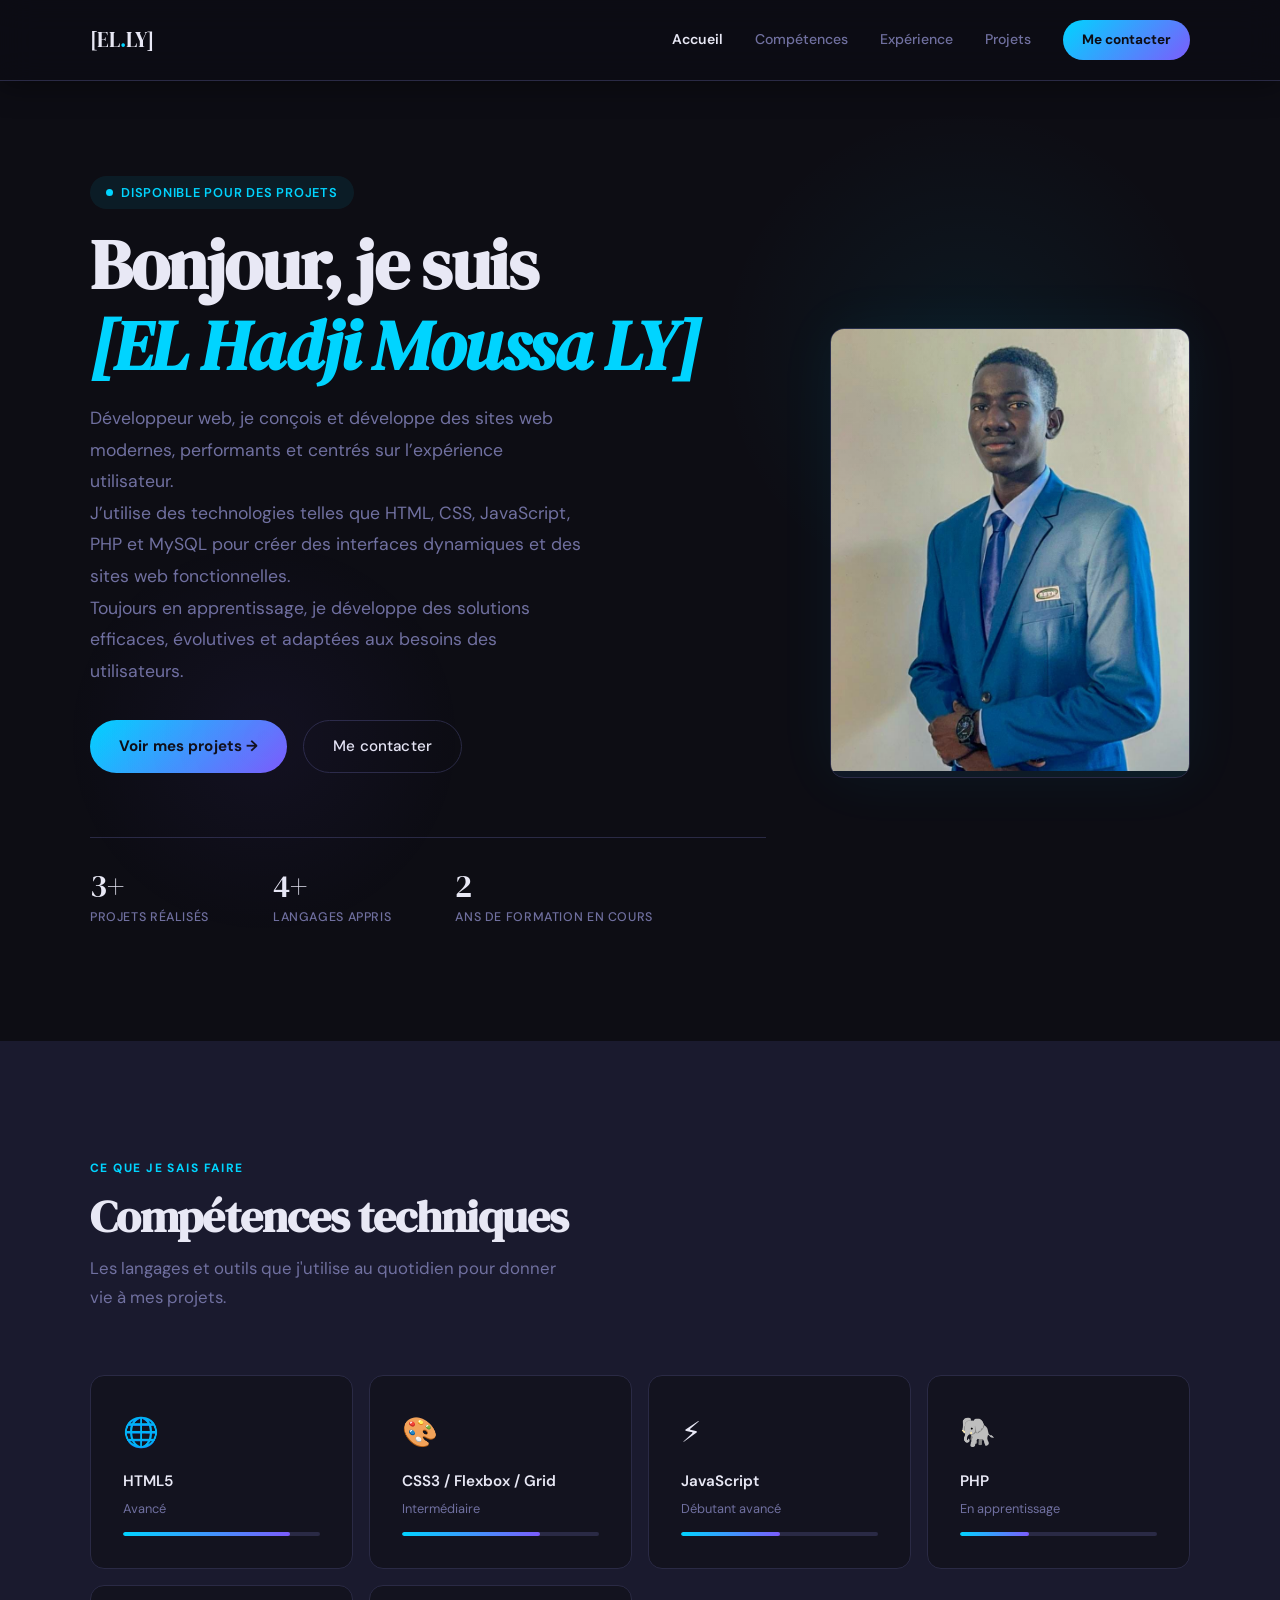
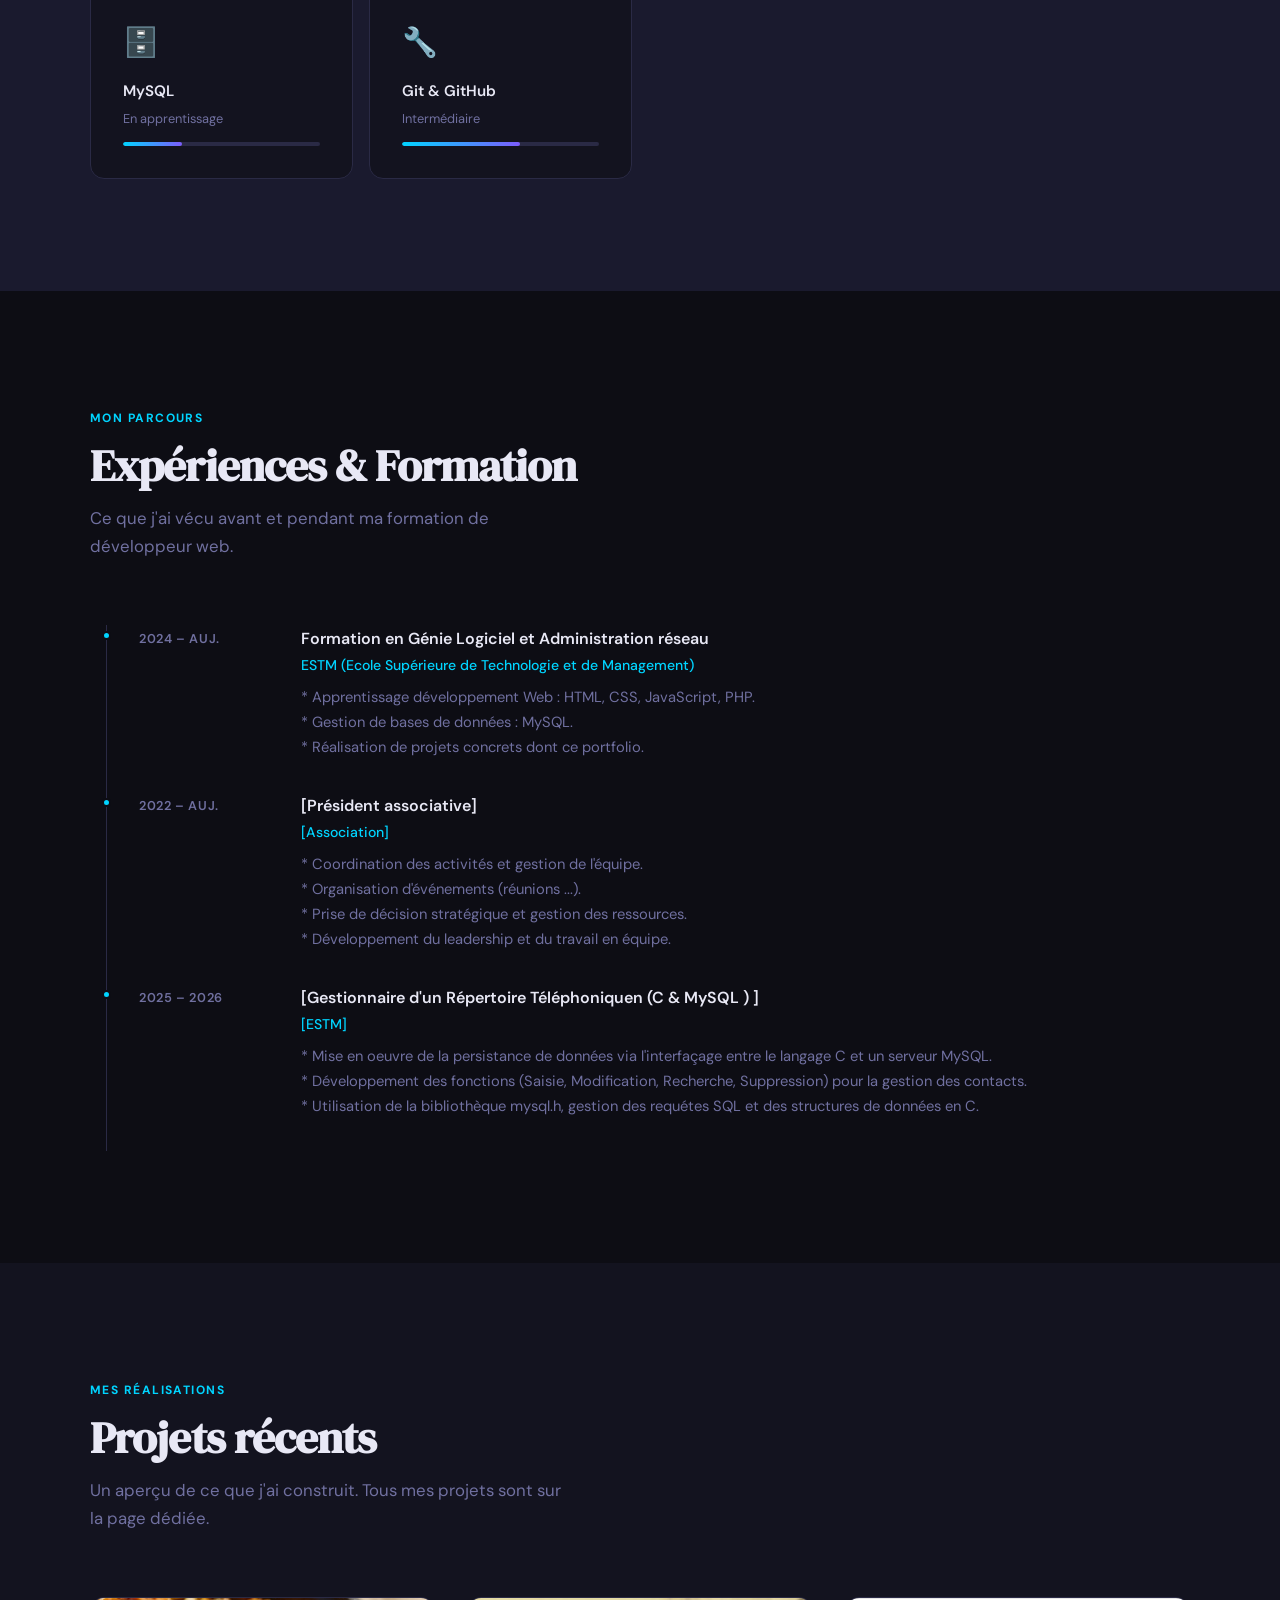
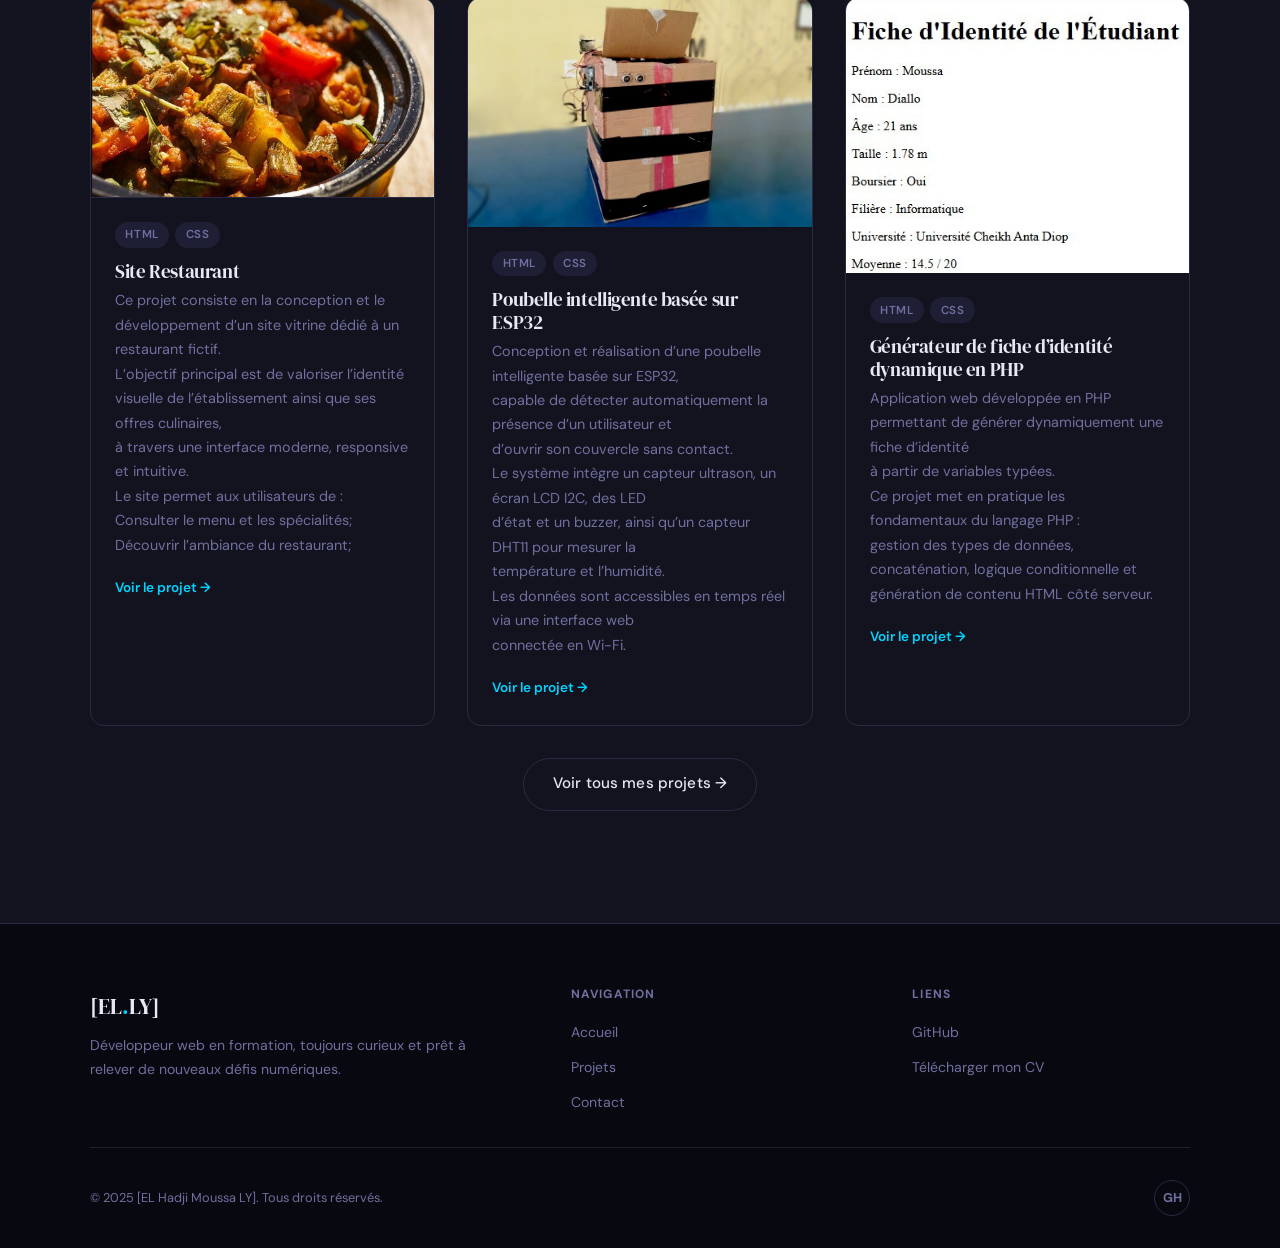
<file: index.html>
<!DOCTYPE html>
<html lang="fr">
<head>
  <meta charset="UTF-8" />
  <meta name="viewport" content="width=device-width, initial-scale=1.0" />
  <meta name="description" content="Portfolio de [EL Hadji Moussa LY] — Développeur web passionné par le HTML et le CSS." />
  <title>[EL Hadji Moussa LY] — Développeur Web</title>
  <link rel="stylesheet" href="style.css" />
</head>
<body>

  <!-- Lien d'évitement pour l'accessibilité -->
  <a href="#contenu-principal" class="skip-link">Aller au contenu</a>

  <!-- ============================================================
       NAVIGATION — pur HTML/CSS (pas de JavaScript)
       ============================================================ -->
  <header class="nav">
    <div class="container nav__inner">

      <a href="index.html" class="nav__logo">[EL<span>.</span>LY]</a>

      <nav class="nav__links" aria-label="Navigation principale">
        <a href="index.html" class="active">Accueil</a>
        <a href="#competences">Compétences</a>
        <a href="#experience">Expérience</a>
        <a href="projets.html">Projets</a>
        <a href="contact.html" class="nav__cta">Me contacter</a>
      </nav>

    </div>
  </header>

  <!-- ============================================================
       MAIN
       ============================================================ -->
  <main id="contenu-principal">

    <!-- ====================================================
         HERO — Présentation
         ==================================================== -->
    <section class="hero">
      <div class="container">
        <div class="hero__inner">

          <!-- Texte -->
          <div>
            <div class="hero__badge anim">Disponible pour des projets</div>

            <h1 class="hero__title anim anim--d1">
              Bonjour, je suis<br>
              <em>[EL Hadji Moussa LY]</em>
            </h1>

            <p class="hero__desc anim anim--d2">
              Développeur web, je conçois et développe des sites web modernes, performants et centrés sur l’expérience utilisateur. <br>
            J’utilise des technologies telles que HTML, CSS, JavaScript, PHP et MySQL pour créer des interfaces dynamiques et des sites web fonctionnelles. <br>
            Toujours en apprentissage, je développe des solutions efficaces, évolutives et adaptées aux besoins des utilisateurs. <br>
            </p>

            <div class="hero__actions anim anim--d3">
              <a href="projets.html" class="btn btn--primary">Voir mes projets →</a>
              <a href="contact.html" class="btn btn--outline">Me contacter</a>
            </div>

            <!-- Statistiques rapides -->
            <div class="hero__stats anim anim--d4">
              <div>
                <span class="hero__stat-num">3+</span>
                <span class="hero__stat-lbl">Projets réalisés</span>
              </div>
              <div>
                <span class="hero__stat-num">4+</span>
                <span class="hero__stat-lbl">Langages appris</span>
              </div>
              <div>
                <span class="hero__stat-num">2</span>
                <span class="hero__stat-lbl">Ans de formation en cours</span>
              </div>
            </div>
          </div>

          <div class="hero__photo" aria-label="Photo de profil">
              <img src="Image 2026-04-06 at 21.36.10 (1).jpg" alt="Photo de [EL Hadji Moussa LY]">
            
            <span style="font-size:0.85rem; color:var(--accent); font-weight:500;">
            </span>
          </div>

        </div>
      </div>
    </section>

    <section class="skills" id="competences">
      <div class="container">

        <div style="margin-bottom: var(--sp-lg);">
          <span class="section-label">Ce que je sais faire</span>
          <h2>Compétences techniques</h2>
          <p style="margin-top:0.75rem; max-width:480px;">
            Les langages et outils que j'utilise au quotidien pour donner vie à mes projets.
          </p>
        </div>

        <div class="skills__grid">

          <div class="skill-card anim anim--d1">
            <div class="skill-card__icon">🌐</div>
            <div class="skill-card__name">HTML5</div>
            <div class="skill-card__level">Avancé</div>
            <div class="skill-bar">
              <div class="skill-bar__fill" style="width: 85%"></div>
            </div>
          </div>

          <div class="skill-card anim anim--d2">
            <div class="skill-card__icon">🎨</div>
            <div class="skill-card__name">CSS3 / Flexbox / Grid</div>
            <div class="skill-card__level">Intermédiaire</div>
            <div class="skill-bar">
              <div class="skill-bar__fill" style="width: 70%"></div>
            </div>
          </div>

          <div class="skill-card anim anim--d3">
            <div class="skill-card__icon">⚡</div>
            <div class="skill-card__name">JavaScript</div>
            <div class="skill-card__level">Débutant avancé</div>
            <div class="skill-bar">
              <div class="skill-bar__fill" style="width: 50%"></div>
            </div>
          </div>

          <div class="skill-card anim anim--d4">
            <div class="skill-card__icon">🐘</div>
            <div class="skill-card__name">PHP</div>
            <div class="skill-card__level">En apprentissage</div>
            <div class="skill-bar">
              <div class="skill-bar__fill" style="width: 35%"></div>
            </div>
          </div>

          <div class="skill-card anim anim--d5">
            <div class="skill-card__icon">🗄️</div>
            <div class="skill-card__name">MySQL</div>
            <div class="skill-card__level">En apprentissage</div>
            <div class="skill-bar">
              <div class="skill-bar__fill" style="width: 30%"></div>
            </div>
          </div>

          <div class="skill-card anim anim--d1">
            <div class="skill-card__icon">🔧</div>
            <div class="skill-card__name">Git &amp; GitHub</div>
            <div class="skill-card__level">Intermédiaire</div>
            <div class="skill-bar">
              <div class="skill-bar__fill" style="width: 60%"></div>
            </div>
          </div>

        </div>
      </div>
    </section>

    <section id="experience">
      <div class="container">

        <div style="margin-bottom: var(--sp-lg);">
          <span class="section-label">Mon parcours</span>
          <h2>Expériences &amp; Formation</h2>
          <p style="margin-top:0.75rem; max-width:480px;">
            Ce que j'ai vécu avant et pendant ma formation de développeur web.
          </p>
        </div>

        <div>

          <div class="timeline__item anim anim--d1">
            <div class="timeline__date">2024 – Auj.</div>
            <div>
              <div class="timeline__role">Formation en Génie Logiciel et Administration réseau</div>
              <div class="timeline__company">ESTM (Ecole Supérieure de Technologie et de Management)</div>
              <p class="timeline__desc">
                * Apprentissage développement Web : HTML, CSS, JavaScript, PHP. <br>
                * Gestion de bases de données : MySQL. <br>
                * Réalisation de projets concrets dont ce portfolio. <br>
              </p>
            </div>
          </div>

          <div class="timeline__item anim anim--d2">
            <div class="timeline__date">2022 – Auj.</div>
            <div>
              <div class="timeline__role">[Président associative]</div>
              <div class="timeline__company">[Association]</div>
              <p class="timeline__desc">
                * Coordination des activités et gestion de l'équipe. <br>
                * Organisation d'événements (réunions ...). <br>
                * Prise de décision stratégique et gestion des ressources. <br>
                * Développement du leadership et du  travail en équipe. <br>
              </p>
            </div>
          </div>

          <div class="timeline__item anim anim--d3">
            <div class="timeline__date">2025 – 2026</div>
            <div>
              <div class="timeline__role">[Gestionnaire d'un Répertoire Téléphoniquen (C & MySQL ) ]</div>
              <div class="timeline__company">[ESTM]</div>
              <p class="timeline__desc">
                * Mise en oeuvre de la persistance de données via l'interfaçage entre le langage C et un serveur MySQL. <br>
                * Développement des fonctions (Saisie, Modification, Recherche, Suppression) pour la gestion des contacts. <br>
                * Utilisation de la bibliothèque mysql.h, gestion des requétes SQL et des structures de données en C. <br>
              </p>
            </div>
          </div>

        </div>
      </div>
    </section>

    <section style="background: var(--surface);">
      <div class="container">

        <div style="margin-bottom: var(--sp-lg);">
          <span class="section-label">Mes réalisations</span>
          <h2>Projets récents</h2>
          <p style="margin-top:0.75rem; max-width:480px;">
            Un aperçu de ce que j'ai construit. Tous mes projets sont sur la page dédiée.
          </p>
        </div>

        <div class="projects-grid">

          <article class="project-card anim anim--d1">
            <div class="project-card__thumb">
              
              <img src="image 2026-04-04 191756.jpg" alt="Site Restauran">
              
            </div>
            <div class="project-card__body">
              <div class="project-card__tags">
                <span class="tag">HTML</span>
                <span class="tag">CSS</span>
              </div>
              <h3 class="project-card__title">Site Restaurant</h3>
              <p class="project-card__desc">
                Ce projet consiste en la conception et le développement d’un site vitrine dédié à un restaurant fictif. <br>
            L’objectif principal est de valoriser l’identité visuelle de l’établissement ainsi que ses offres culinaires, <br> 
            à travers une interface moderne, responsive et intuitive. <br>
            Le site permet aux utilisateurs de : <br>
            Consulter le menu et les spécialités; <br>
            Découvrir l’ambiance du restaurant; <br>
              </p>
              <a href="projets.html" class="project-card__link">Voir le projet →</a>
            </div>
          </article>

          <article class="project-card anim anim--d2">
            <div>
              <img src="image 1709890412_279.jpg" alt="Poubelle intelligente basée sur ESP32">
            </div>
            <div class="project-card__body">
              <div class="project-card__tags">
                <span class="tag">HTML</span>
                <span class="tag">CSS</span>
              </div>
              <h3 class="project-card__title">Poubelle intelligente basée sur ESP32</h3>
              <p class="project-card__desc">
                 Conception et réalisation d’une poubelle intelligente basée sur ESP32, <br>
                capable de détecter automatiquement la présence d’un utilisateur et <br>
                d’ouvrir son couvercle sans contact. <br>

                Le système intègre un capteur ultrason, un écran LCD I2C, des LED <br>
                d’état et un buzzer, ainsi qu’un capteur DHT11 pour mesurer la <br>
                température et l’humidité. <br>

                Les données sont accessibles en temps réel via une interface web <br>
                connectée en Wi-Fi. <br>
              </p>
              <a href="projets.html" class="project-card__link">Voir le projet →</a>
            </div>
          </article>

          <article class="project-card anim anim--d3">
            <div>
              <img src="image 2026-04-06 131612.jpg" alt="Générateur de fiche d’identité dynamique en PHP">
            </div>
            <div class="project-card__body">
              <div class="project-card__tags">
                <span class="tag">HTML</span>
                <span class="tag">CSS</span>
              </div>
              <h3 class="project-card__title">Générateur de fiche d’identité dynamique en PHP</h3>
              <p class="project-card__desc">
                Application web développée en PHP permettant de générer dynamiquement une fiche d’identité <br>
                à partir de variables typées. <br> Ce projet met en pratique les fondamentaux du langage PHP : <br>
                gestion des types de données, concaténation, logique conditionnelle et génération de contenu HTML côté serveur. <br>
              </p>
              <a href="projets.html" class="project-card__link">Voir le projet →</a>
            </div>
          </article>

        </div>

        <div style="text-align:center; margin-top:var(--sp-md);">
          <a href="projets.html" class="btn btn--outline anim anim--d4">
            Voir tous mes projets →
          </a>
        </div>

      </div>
    </section>

  </main>

  <footer class="footer">
    <div class="container">
      <div class="footer__inner">

        <div>
          <div class="footer__logo">[EL<span>.</span>LY]</div>
          <p class="footer__about">
            Développeur web en formation, toujours curieux et prêt à relever
            de nouveaux défis numériques.
          </p>
        </div>

        <div class="footer__col">
          <h4>Navigation</h4>
          <ul>
            <li><a href="index.html">Accueil</a></li>
            <li><a href="projets.html">Projets</a></li>
            <li><a href="contact.html">Contact</a></li>
          </ul>
        </div>

        <div class="footer__col">
          <h4>Liens</h4>
          <ul>
            <li><a href="https://github.com/elhadjily250-cloud" target="_blank" rel="noopener">GitHub</a></li>
            <li><a href="cv.pdf" target="_blank">Télécharger mon CV</a></li>
          </ul>
        </div>

      </div>

      <div class="footer__bottom">
        <span class="footer__copy">© 2025 [EL Hadji Moussa LY]. Tous droits réservés.</span>
        <nav class="footer__socials" aria-label="Réseaux sociaux">
          <a href="https://github.com/elhadjily250-cloud" target="_blank" rel="noopener" aria-label="GitHub">GH</a>
      </div>
    </div>
  </footer>

</body>
</html>
</file>
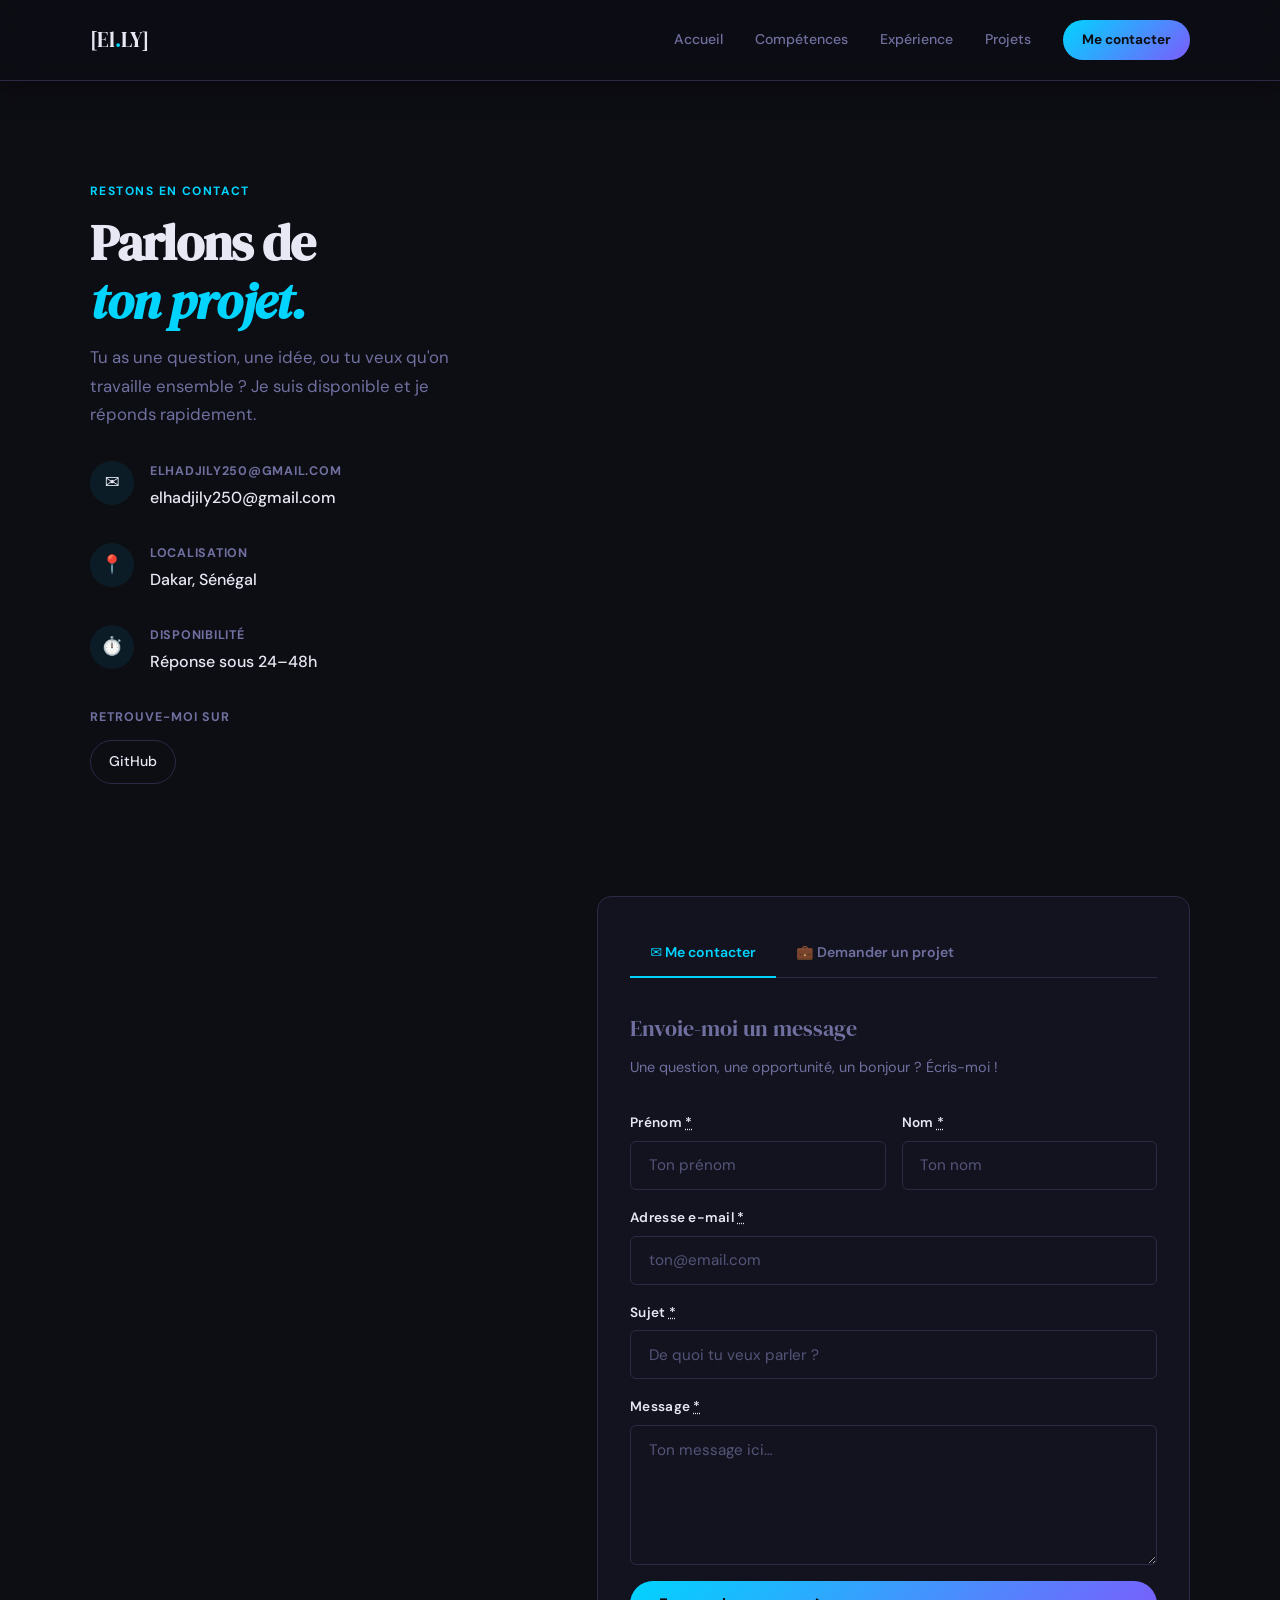
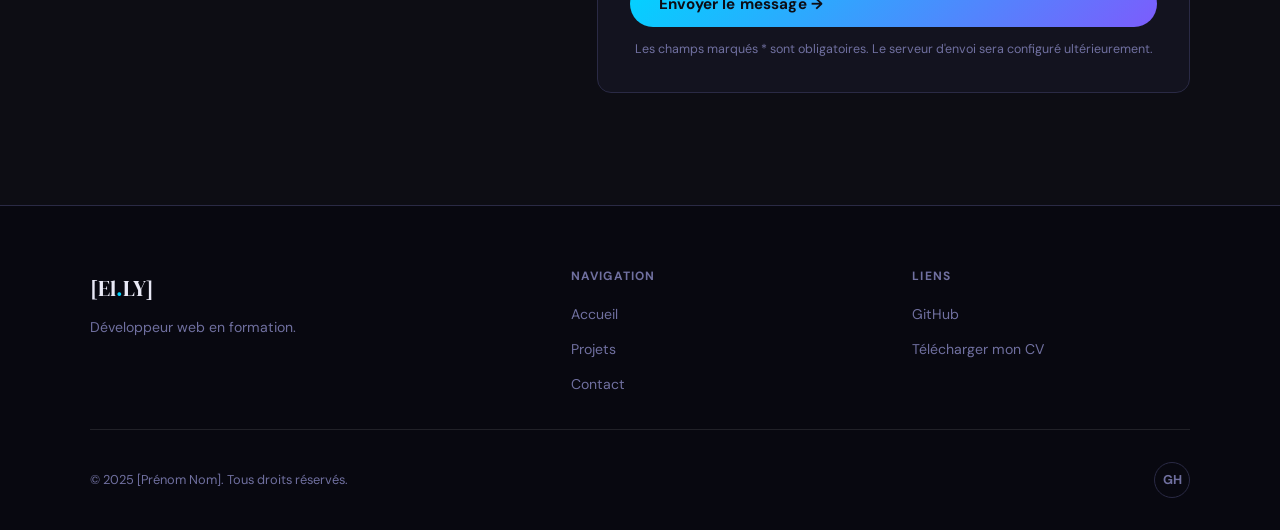
<file: contact.html>
<!DOCTYPE html>
<html lang="fr">
<head>
  <meta charset="UTF-8" />
  <meta name="viewport" content="width=device-width, initial-scale=1.0" />
  <meta name="description" content="Contacte [El Hadji Moussa LY] — Développeur web." />
  <title>Contact — [El Hadji Moussa LY]</title>
  <link rel="stylesheet" href="style.css" />
  <style>
    
    .tab-pane { display: none; }

    .tab-pane--contact { display: block; }

    #form-projet:target ~ .forms-wrap .tab-pane--contact { display: none; }
    #form-projet:target ~ .forms-wrap .tab-pane--projet  { display: block; }

    #form-contact:target ~ .forms-wrap .tab-pane--contact { display: block; }
    #form-contact:target ~ .forms-wrap .tab-pane--projet  { display: none; }

    .tabs { display: flex; border-bottom: 1px solid var(--border); margin-bottom: var(--sp-md); }
    .tab-link {
      display: inline-block;
      padding: 0.75rem 1.25rem;
      font-size: 0.88rem;
      font-weight: 600;
      color: var(--muted);
      border-bottom: 2px solid transparent;
      margin-bottom: -1px;
      transition: var(--trans);
    }
    .tab-link:hover { color: var(--text); }

    .tab-link--contact {
      color: var(--accent);
      border-bottom-color: var(--accent);
    }

    #form-projet:target ~ .forms-wrap .tabs .tab-link--contact {
      color: var(--muted);
      border-bottom-color: transparent;
    }
    #form-projet:target ~ .forms-wrap .tabs .tab-link--projet {
      color: var(--accent);
      border-bottom-color: var(--accent);
    }

    #form-contact:target ~ .forms-wrap .tabs .tab-link--contact {
      color: var(--accent);
      border-bottom-color: var(--accent);
    }
    #form-contact:target ~ .forms-wrap .tabs .tab-link--projet {
      color: var(--muted);
      border-bottom-color: transparent;
    }
  </style>
</head>
<body>

  <a href="#contenu-principal" class="skip-link">Aller au contenu</a>

  <header class="nav">
    <div class="container nav__inner">
      <a href="index.html" class="nav__logo">[El<span>.</span>LY]</a>
      <nav class="nav__links" aria-label="Navigation principale">
        <a href="index.html">Accueil</a>
        <a href="index.html#competences">Compétences</a>
        <a href="index.html#experience">Expérience</a>
        <a href="projets.html">Projets</a>
        <a href="contact.html" class="nav__cta active">Me contacter</a>
      </nav>
    </div>
  </header>

  
  <main id="contenu-principal">
    <section class="contact-page" style="padding-top: calc(var(--sp-xl) + 4rem);">
      <div class="container">

        <div class="contact-layout">

          <div>
            <span class="section-label anim">Restons en contact</span>

            <h1 class="anim anim--d1"
                style="font-size:clamp(2rem,4vw,3.2rem); margin-bottom:0.75rem;">
              Parlons de<br>
              <em style="color:var(--accent); font-style:italic;">ton projet.</em>
            </h1>

            <p class="anim anim--d2">
              Tu as une question, une idée, ou tu veux qu'on travaille ensemble ?
              Je suis disponible et je réponds rapidement.
            </p>

            <div style="margin-top: var(--sp-md);">

              <div class="contact-info__item anim anim--d2">
                <div class="contact-info__icon" aria-hidden="true">✉️</div>
                <div>
                  <div class="contact-info__label">elhadjily250@gmail.com</div>
                  
                  <a href="mailto:prenom.nom@email.com" class="contact-info__val">
                    elhadjily250@gmail.com
                  </a>
                </div>
              </div>

              <div class="contact-info__item anim anim--d3">
                <div class="contact-info__icon" aria-hidden="true">📍</div>
                <div>
                  <div class="contact-info__label">Localisation</div>
                  <span class="contact-info__val">Dakar, Sénégal</span>
                </div>
              </div>

              <div class="contact-info__item anim anim--d4">
                <div class="contact-info__icon" aria-hidden="true">⏱️</div>
                <div>
                  <div class="contact-info__label">Disponibilité</div>
                  <span class="contact-info__val">Réponse sous 24–48h</span>
                </div>
              </div>

            </div>

            <div style="margin-top: var(--sp-md);" class="anim anim--d5">
              <p style="font-size:0.78rem; font-weight:700; text-transform:uppercase;
                         letter-spacing:0.08em; color:var(--muted); margin-bottom:0.75rem;">
                Retrouve-moi sur
              </p>
              <div style="display:flex; gap:0.75rem; flex-wrap:wrap;">
                <a href="https://github.com/elhadjily250-cloud"
                   target="_blank" rel="noopener"
                   class="btn btn--outline"
                   style="padding:0.55rem 1.1rem; font-size:0.88rem;">
                  GitHub
                </a>
              </div>
            </div>
          </div>

          <span id="form-contact" tabindex="-1" aria-hidden="true"></span>
          <span id="form-projet"  tabindex="-1" aria-hidden="true"></span>

          <div class="forms-wrap">
            <div class="form-card anim anim--d1">

              <div class="tabs" role="tablist">
                <a href="#form-contact"
                   class="tab-link tab-link--contact"
                   role="tab"
                   aria-label="Formulaire de contact simple">
                  ✉️ Me contacter
                </a>
                <a href="#form-projet"
                   class="tab-link tab-link--projet"
                   role="tab"
                   aria-label="Formulaire de demande de projet">
                  💼 Demander un projet
                </a>
              </div>

              <div class="tab-pane tab-pane--contact" role="tabpanel">

                <p class="form-card__title" style="font-family:var(--font-display); font-size:1.4rem; margin-bottom:0.4rem;">
                  Envoie-moi un message
                </p>
                <p class="form-card__intro">
                  Une question, une opportunité, un bonjour ? Écris-moi !
                </p>

                <form action="mailto:prenom.nom@email.com"
                      method="post"
                      enctype="text/plain"
                      novalidate>

                  <div class="form-row">
                    <div class="form-group">
                      <label for="c-prenom">Prénom <abbr title="champ obligatoire">*</abbr></label>
                      <input
                        type="text"
                        id="c-prenom"
                        name="prenom"
                        placeholder="Ton prénom"
                        required
                        autocomplete="given-name"
                      />
                    </div>
                    <div class="form-group">
                      <label for="c-nom">Nom <abbr title="champ obligatoire">*</abbr></label>
                      <input
                        type="text"
                        id="c-nom"
                        name="nom"
                        placeholder="Ton nom"
                        required
                        autocomplete="family-name"
                      />
                    </div>
                  </div>

                  <div class="form-group">
                    <label for="c-email">
                      Adresse e-mail <abbr title="champ obligatoire">*</abbr>
                    </label>
                    <input
                      type="email"
                      id="c-email"
                      name="email"
                      placeholder="ton@email.com"
                      required
                      autocomplete="email"
                    />
                  </div>

                  <div class="form-group">
                    <label for="c-sujet">
                      Sujet <abbr title="champ obligatoire">*</abbr>
                    </label>
                    <input
                      type="text"
                      id="c-sujet"
                      name="sujet"
                      placeholder="De quoi tu veux parler ?"
                      required
                    />
                  </div>

                  <div class="form-group">
                    <label for="c-message">
                      Message <abbr title="champ obligatoire">*</abbr>
                    </label>
                    <textarea
                      id="c-message"
                      name="message"
                      placeholder="Ton message ici…"
                      required
                    ></textarea>
                  </div>

                  <button type="submit" class="btn btn--primary" style="width:100%;">
                    Envoyer le message →
                  </button>

                  <p style="font-size:0.78rem; color:var(--muted); margin-top:0.75rem; text-align:center;">
                    Les champs marqués * sont obligatoires.
                    Le serveur d'envoi sera configuré ultérieurement.
                  </p>

                </form>
              </div>

              <div class="tab-pane tab-pane--projet" role="tabpanel">

                <p class="form-card__title" style="font-family:var(--font-display); font-size:1.4rem; margin-bottom:0.4rem;">
                  Décris ton projet
                </p>
                <p class="form-card__intro">
                  Tu as un projet en tête ? Remplis ce formulaire et je t'enverrai un devis.
                </p>

                <form action="mailto:prenom.nom@email.com"
                      method="post"
                      enctype="text/plain"
                      novalidate>

                  <div class="form-row">
                    <div class="form-group">
                      <label for="p-prenom">Prénom <abbr title="champ obligatoire">*</abbr></label>
                      <input
                        type="text"
                        id="p-prenom"
                        name="prenom"
                        placeholder="Ton prénom"
                        required
                        autocomplete="given-name"
                      />
                    </div>
                    <div class="form-group">
                      <label for="p-nom">Nom <abbr title="champ obligatoire">*</abbr></label>
                      <input
                        type="text"
                        id="p-nom"
                        name="nom"
                        placeholder="Ton nom"
                        required
                        autocomplete="family-name"
                      />
                    </div>
                  </div>

                  <div class="form-group">
                    <label for="p-email">
                      Adresse e-mail <abbr title="champ obligatoire">*</abbr>
                    </label>
                    <input
                      type="email"
                      id="p-email"
                      name="email"
                      placeholder="ton@email.com"
                      required
                      autocomplete="email"
                    />
                  </div>

                  <div class="form-group">
                    <label for="p-type">
                      Type de projet <abbr title="champ obligatoire">*</abbr>
                    </label>
                    <select id="p-type" name="type" required>
                      <option value="" disabled selected>Sélectionne un type</option>
                      <option value="site-vitrine">Site vitrine</option>
                      <option value="portfolio">Portfolio</option>
                      <option value="e-commerce">Site Web</option>
                      <option value="blog">Blog</option>
                      <option value="autre">Autre</option>
                    </select>
                  </div>

                  <div class="form-group">
                    <label for="p-budget">Budget approximatif</label>
                    <select id="p-budget" name="budget">
                      <option value="" disabled selected>Sélectionne une fourchette</option>
                      <option value="moins-500">Moins de 300.000 FCFA </option>
                      <option value="500-1000">300.000 FCFA – 200.000 FCFA</option>
                      <option value="1000-3000">200.000 FCFA – 100.000 FCFA</option>
                      <option value="plus-3000">Plus de 300.000 FCFA</option>
                      <option value="a-definir">À définir ensemble</option>
                    </select>
                  </div>

                  <div class="form-group">
                    <label for="p-delai">Délai souhaité</label>
                    <input
                      type="text"
                      id="p-delai"
                      name="delai"
                      placeholder="Ex : dans 1 mois…"
                    />
                  </div>

                  <div class="form-group">
                    <label for="p-description">
                      Description du projet <abbr title="champ obligatoire">*</abbr>
                    </label>
                    <textarea
                      id="p-description"
                      name="description"
                      placeholder="Décris ton projet : objectif, public cible, fonctionnalités, inspirations visuelles…"
                      required
                      style="min-height:160px;"
                    ></textarea>
                  </div>

                  <button type="submit" class="btn btn--primary" style="width:100%;">
                    Envoyer ma demande →
                  </button>

                  <p style="font-size:0.78rem; color:var(--muted); margin-top:0.75rem; text-align:center;">
                    Les champs marqués * sont obligatoires.
                    Le serveur d'envoi sera configuré ultérieurement.
                  </p>

                </form>
              </div>

            </div>
          </div>

        </div>
      </div>
    </section>
  </main>

  <footer class="footer">
    <div class="container">
      <div class="footer__inner">
        <div>
          <div class="footer__logo">[El<span>.</span>LY]</div>
          <p class="footer__about">Développeur web en formation.</p>
        </div>
        <div class="footer__col">
          <h4>Navigation</h4>
          <ul>
            <li><a href="index.html">Accueil</a></li>
            <li><a href="projets.html">Projets</a></li>
            <li><a href="contact.html">Contact</a></li>
          </ul>
        </div>
        <div class="footer__col">
          <h4>Liens</h4>
          <ul>
            <li><a href="https://github.com/elhadjily250-cloud" target="_blank" rel="noopener">GitHub</a></li>
            <li><a href="cv.pdf" target="_blank">Télécharger mon CV</a></li>
          </ul>
        </div>
      </div>
      <div class="footer__bottom">
        <span class="footer__copy">© 2025 [Prénom Nom]. Tous droits réservés.</span>
        <nav class="footer__socials" aria-label="Réseaux sociaux">
          <a href="https://github.com/elhadjily250-cloud" target="_blank" rel="noopener" aria-label="GitHub">GH</a>
        </nav>
      </div>
    </div>
  </footer>

</body>
</html>
</file>
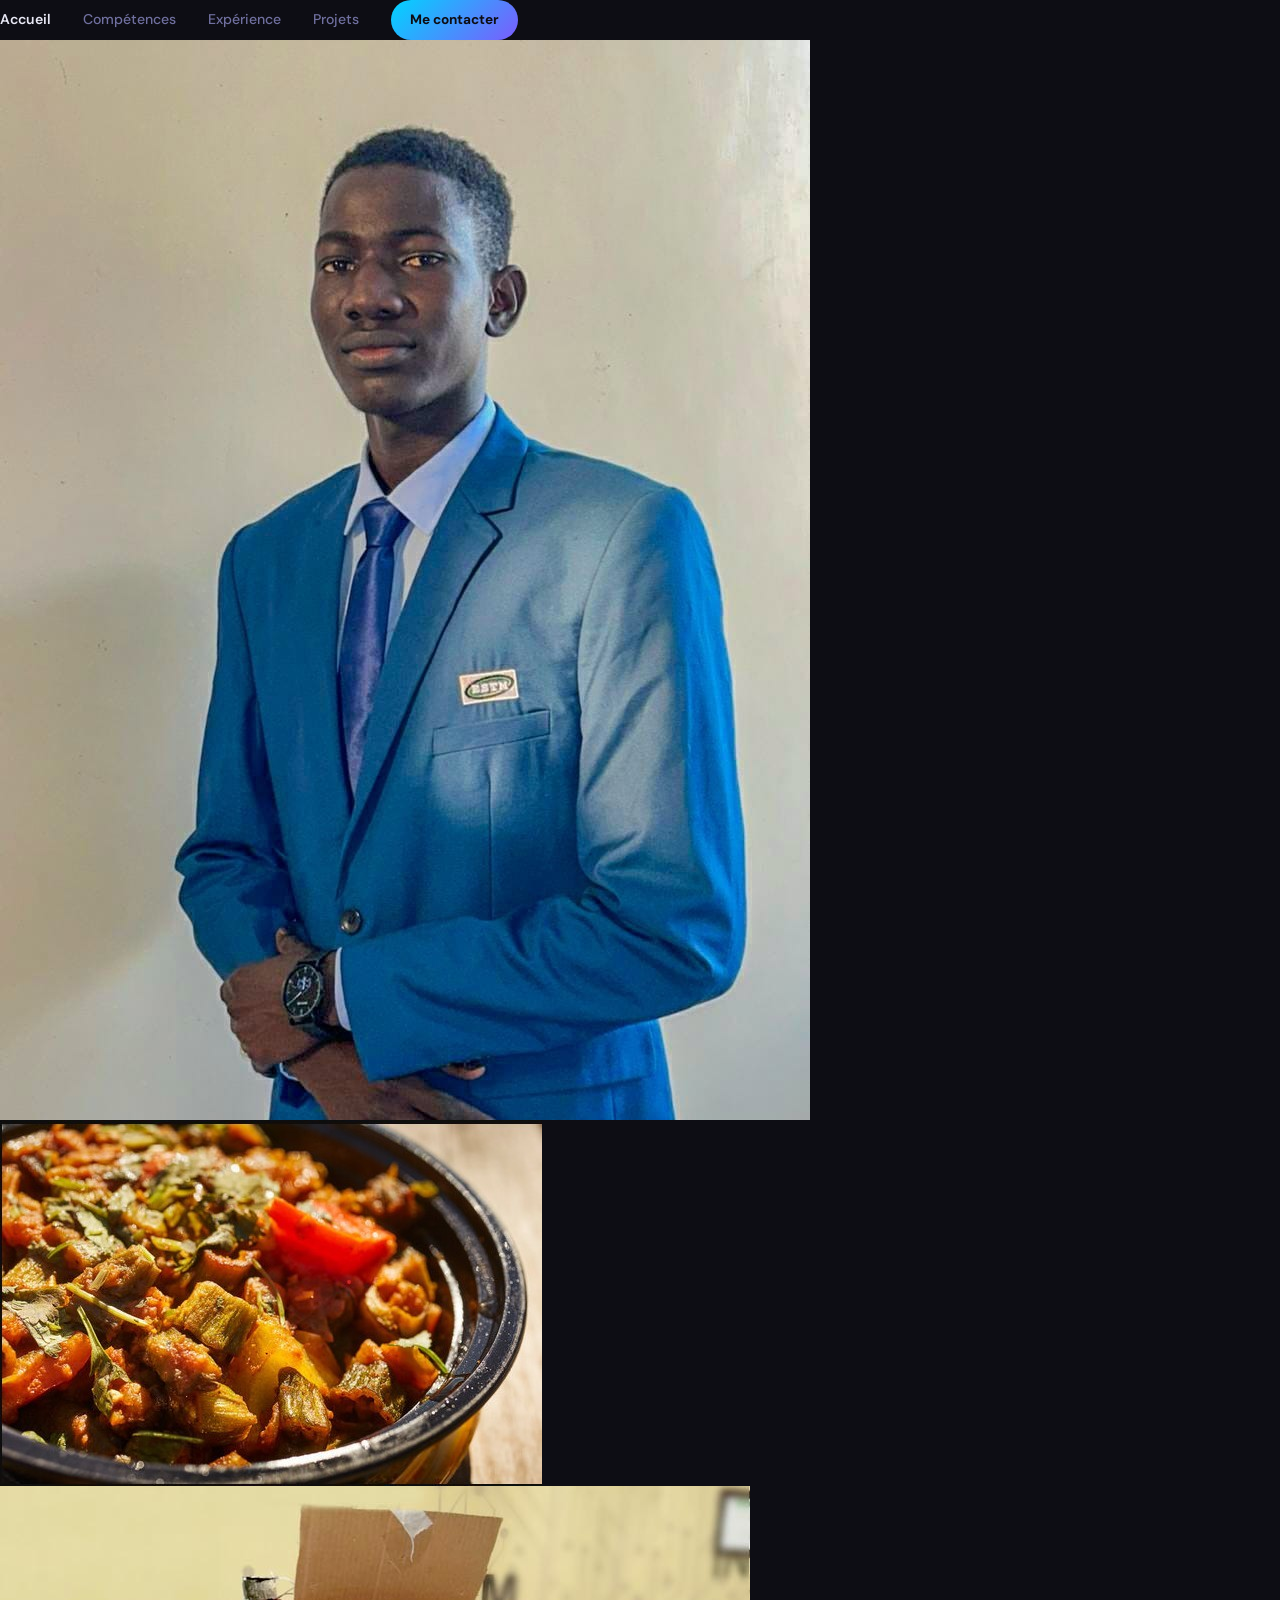
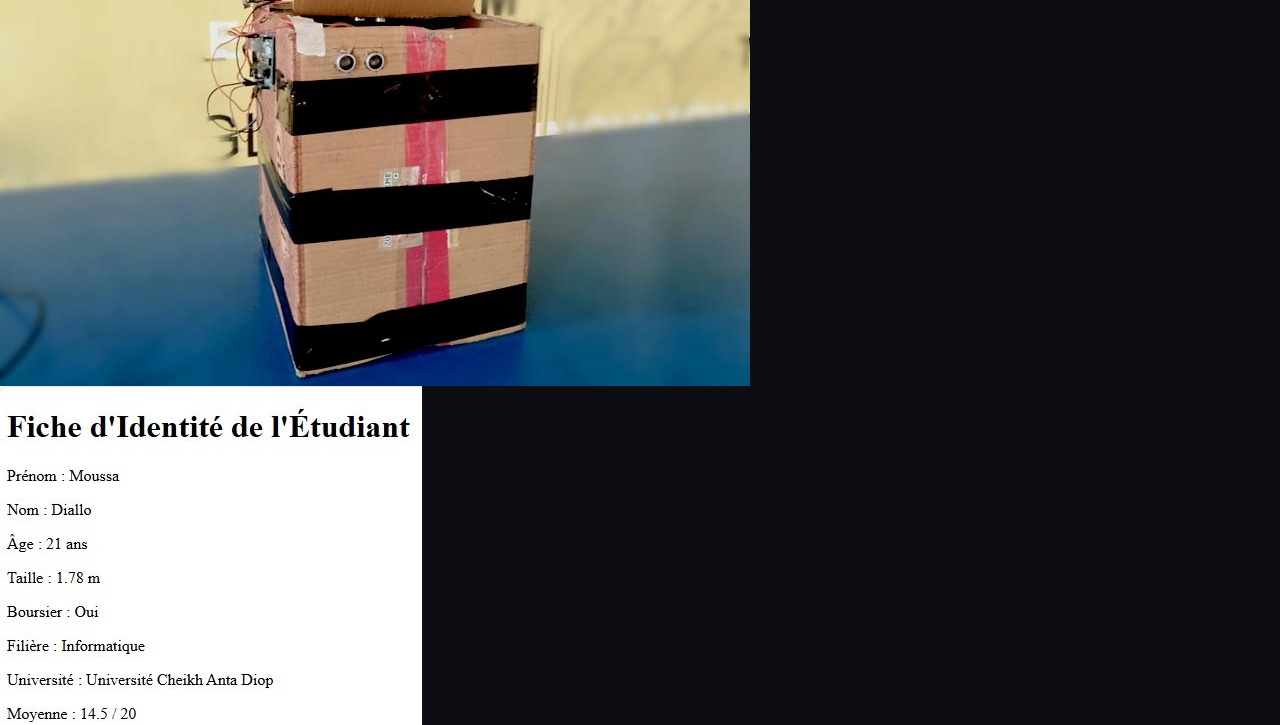
<file: image.html>
<!DOCTYPE html>
<html lang="fr">
<head>
  <meta charset="UTF-8" />
  <meta name="viewport" content="width=device-width, initial-scale=1.0" />
  <title>[El Hadji Moussa LY] </title>
  <link rel="stylesheet" href="style.css" />
</head>
<body>
    <nav class="nav__links" aria-label="Navigation principale">
        <a href="index.html" class="active">Accueil</a>
        <a href="#competences">Compétences</a>
        <a href="#experience">Expérience</a>
        <a href="projets.html">Projets</a>
        <a href="contact.html" class="nav__cta">Me contacter</a>
      </nav>
       <img src="Image 2026-04-06 at 21.36.10 (1).jpg" alt="Photo de [El Hadji Moussa LY]">
       <img src="image 2026-04-04 191756.jpg" alt="Plat de restaurant ">
       <img src="image 1709890412_279.jpg" alt="Poubelle intelligente basée sur ESP32">
       <img src="image 2026-04-06 131612.jpg" alt="Générateur de fiche d’identité dynamique en PHP"> 
</body>
</html>
</file>
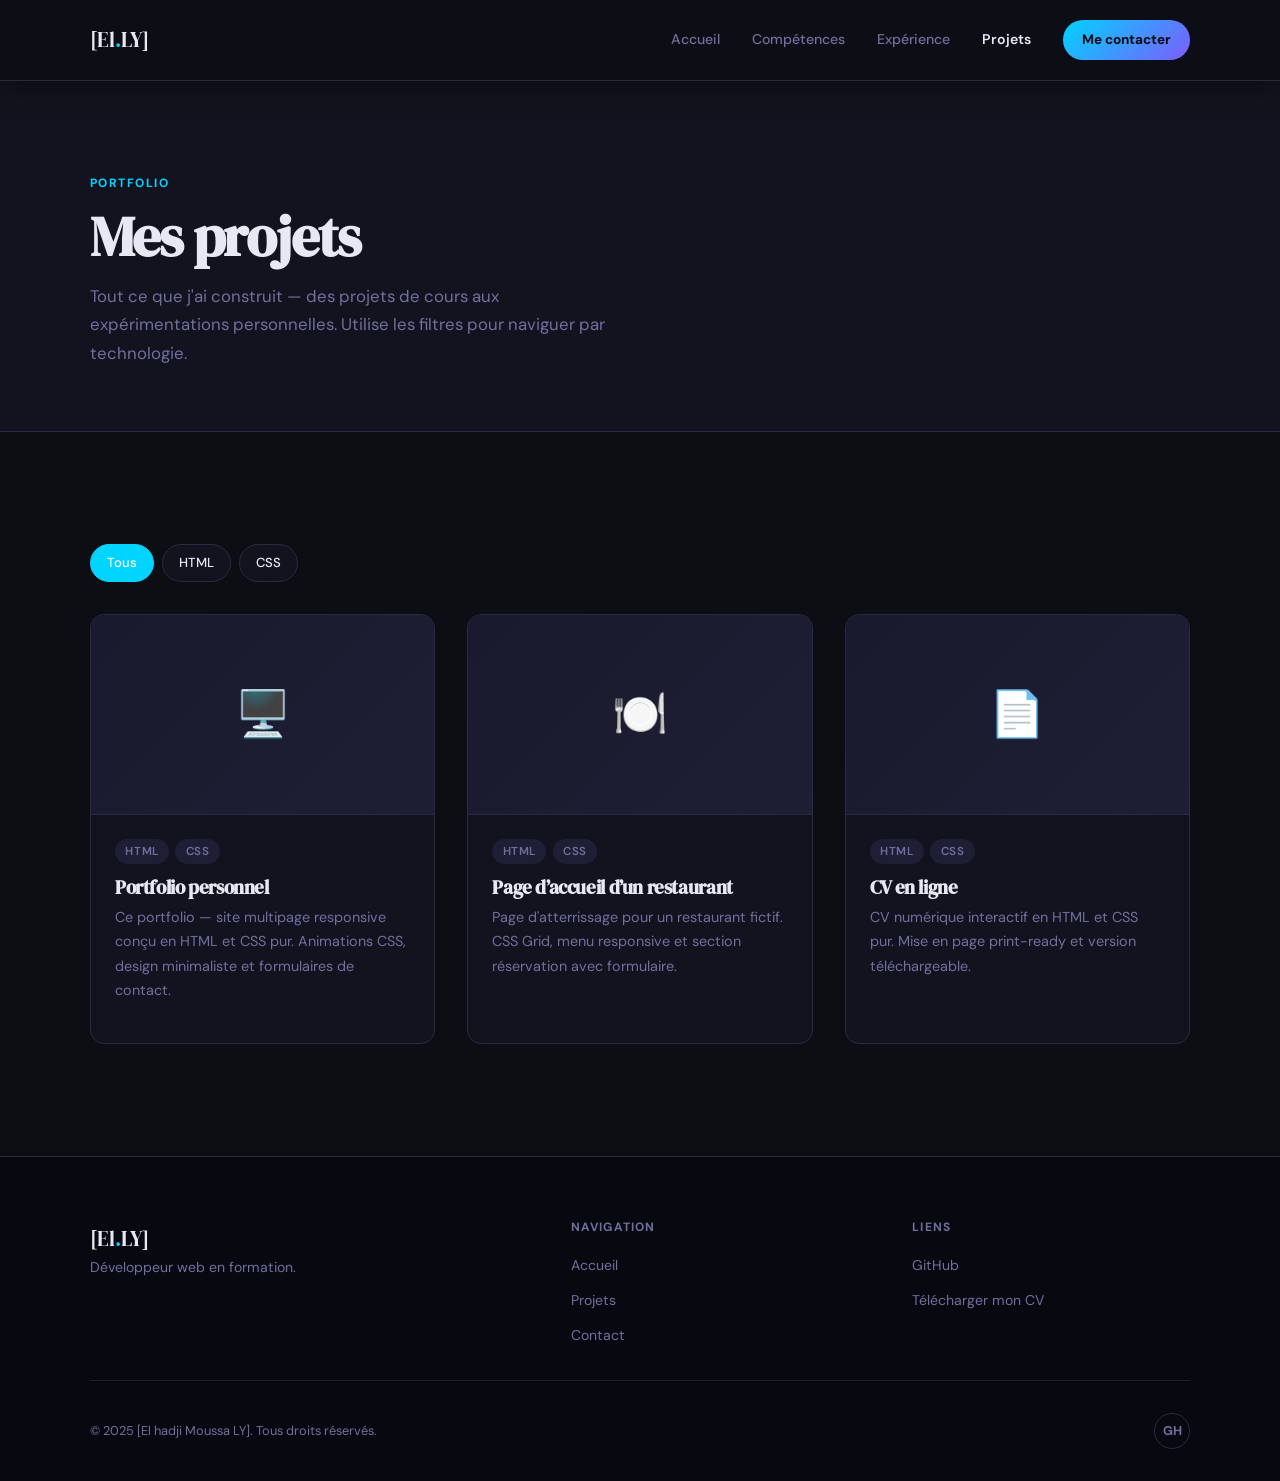
<file: projets.html>
<!DOCTYPE html>
<html lang="fr">
<head>
  <meta charset="UTF-8" />
  <meta name="viewport" content="width=device-width, initial-scale=1.0" />
  <meta name="description" content="Tous les projets de [El Hadji Moussa LY] — Développeur web." />
  <title>Projets — [El Hadji Moussa LY]</title>
  <link rel="stylesheet" href="style.css" />
  <style>
   
    .project-card { display: block; }

   
    #filtre-html:target ~ .filter-ui .filter-tag[href="#filtre-html"] { background: var(--accent); color: #fff; border-color: var(--accent); }
    #filtre-html:target ~ .projects-grid .project-card:not([data-html]) { display: none; }

    
    #filtre-css:target ~ .filter-ui .filter-tag[href="#filtre-css"] { background: var(--accent); color: #fff; border-color: var(--accent); }
    #filtre-css:target ~ .projects-grid .project-card:not([data-css]) { display: none; }

    
    #filtre-js:target ~ .filter-ui .filter-tag[href="#filtre-js"] { background: var(--accent); color: #fff; border-color: var(--accent); }
    #filtre-js:target ~ .projects-grid .project-card:not([data-js]) { display: none; }

    
    #filtre-php:target ~ .filter-ui .filter-tag[href="#filtre-php"] { background: var(--accent); color: #fff; border-color: var(--accent); }
    #filtre-php:target ~ .projects-grid .project-card:not([data-php]) { display: none; }

    
    #filtre-mysql:target ~ .filter-ui .filter-tag[href="#filtre-mysql"] { background: var(--accent); color: #fff; border-color: var(--accent); }
    #filtre-mysql:target ~ .projects-grid .project-card:not([data-mysql]) { display: none; }

    
    #filtre-all:target ~ .filter-ui .filter-tag[href="#filtre-all"] { background: var(--accent); color: #fff; border-color: var(--accent); }
    #filtre-all:target ~ .projects-grid .project-card         { display: block; }

   
    .filter-zone {
      position: relative; 
    }

    
    .filter-tag[href="#filtre-all"] {
      background: var(--accent);
      color: #fff;
      border-color: var(--accent);
    }
   
    #filtre-html:target ~ .filter-ui .filter-tag[href="#filtre-all"],
    #filtre-css:target  ~ .filter-ui .filter-tag[href="#filtre-all"],
    #filtre-js:target   ~ .filter-ui .filter-tag[href="#filtre-all"],
    #filtre-php:target  ~ .filter-ui .filter-tag[href="#filtre-all"],
    #filtre-mysql:target~ .filter-ui .filter-tag[href="#filtre-all"] {
      background: var(--surface);
      color: var(--text);
      border-color: var(--border);
    }
  </style>
</head>
<body>

  <a href="#contenu-principal" class="skip-link">Aller au contenu</a>

  
  <header class="nav">
    <div class="container nav__inner">
      <a href="index.html" class="nav__logo">[El<span>.</span>LY]</a>
      <nav class="nav__links" aria-label="Navigation principale">
        <a href="index.html">Accueil</a>
        <a href="index.html#competences">Compétences</a>
        <a href="index.html#experience">Expérience</a>
        <a href="projets.html" class="active">Projets</a>
        <a href="contact.html" class="nav__cta">Me contacter</a>
      </nav>
    </div>
  </header>

  
  <main id="contenu-principal">
    <div class="page-hero" style="background: var(--surface); border-bottom: 1px solid var(--border);">
      <div class="container">
        <span class="section-label anim">Portfolio</span>
        <h1 class="anim anim--d1">Mes projets</h1>
        <p class="anim anim--d2" style="margin-top:0.75rem; max-width:520px;">
          Tout ce que j'ai construit — des projets de cours aux expérimentations personnelles.
          Utilise les filtres pour naviguer par technologie.
        </p>
      </div>
    </div>

    <section>
      <div class="container">

        <span id="filtre-all"   tabindex="-1" aria-hidden="true"></span>
        <span id="filtre-html"  tabindex="-1" aria-hidden="true"></span>
        <span id="filtre-css"   tabindex="-1" aria-hidden="true"></span>
        <span id="filtre-js"    tabindex="-1" aria-hidden="true"></span>
        <span id="filtre-php"   tabindex="-1" aria-hidden="true"></span>
        <span id="filtre-mysql" tabindex="-1" aria-hidden="true"></span>

        <div class="filter-zone">

          
          <div class="filter-ui filter-row" role="group" aria-label="Filtrer par technologie">
            <a href="#filtre-all"   class="filter-tag">Tous</a>
            <a href="#filtre-html"  class="filter-tag">HTML</a>
            <a href="#filtre-css"   class="filter-tag">CSS</a>
            
          </div>

          
          <div class="projects-grid">

            <article class="project-card anim anim--d1"
                     data-html data-css
                     aria-label="Projet : Portfolio personnel">
              <div class="project-card__thumb">
                
                🖥️
              </div>
              <div class="project-card__body">
                <div class="project-card__tags">
                  <span class="tag">HTML</span>
                  <span class="tag">CSS</span>
                </div>
                <h2 class="project-card__title">Portfolio personnel</h2>
                <p class="project-card__desc">
                  Ce portfolio — site multipage responsive conçu en HTML et CSS pur.
                  Animations CSS, design minimaliste et formulaires de contact.
                </p>
                
              </div>
            </article>

            <article class="project-card anim anim--d3"
                     data-html data-css>
              <div class="project-card__thumb">🍽️</div>
              <div class="project-card__body">
                <div class="project-card__tags">
                  <span class="tag">HTML</span>
                  <span class="tag">CSS</span>
                </div>
                <h2 class="project-card__title">Page d’accueil d’un restaurant</h2>
                <p class="project-card__desc">
                  Page d'atterrissage pour un restaurant fictif. CSS Grid,
                  menu responsive et section réservation avec formulaire.
                </p>
                
              </div>
            </article>

            <article class="project-card anim anim--d2"
                     data-html data-css>
              <div class="project-card__thumb">📄</div>
              <div class="project-card__body">
                <div class="project-card__tags">
                  <span class="tag">HTML</span>
                  <span class="tag">CSS</span>
                </div>
                <h2 class="project-card__title">CV en ligne</h2>
                <p class="project-card__desc">
                  CV numérique interactif en HTML et CSS pur.
                  Mise en page print-ready et version téléchargeable.
                </p>
                
              </div>
            </article>

          </div>
        </div>

      </div>
    </section>
  </main>

  
  <footer class="footer">
    <div class="container">
      <div class="footer__inner">
        <div>
          <a href="index.html" class="nav__logo">[El<span>.</span>LY]</a>
          <p class="footer__about">Développeur web en formation.</p>
        </div>
        <div class="footer__col">
          <h4>Navigation</h4>
          <ul>
            <li><a href="index.html">Accueil</a></li>
            <li><a href="projets.html">Projets</a></li>
            <li><a href="contact.html">Contact</a></li>
          </ul>
        </div>
        <div class="footer__col">
          <h4>Liens</h4>
          <ul>
            <li><a href="https://github.com/elhadjily250-cloud" target="_blank" rel="noopener">GitHub</a></li>
            <li><a href="cv.pdf" target="_blank">Télécharger mon CV</a></li>
          </ul>
        </div>
      </div>
      <div class="footer__bottom">
        <span class="footer__copy">© 2025 [El hadji Moussa LY]. Tous droits réservés.</span>
        <nav class="footer__socials" aria-label="Réseaux sociaux">
          <a href="https://github.com/elhadjily250-cloud" target="_blank" rel="noopener" aria-label="GitHub">GH</a>
        </nav>
      </div>
    </div>
  </footer>

</body>
</html>
</file>
<file: style.css>
@import url('https://fonts.googleapis.com/css2?family=DM+Serif+Display:ital@0;1&family=DM+Sans:opsz,wght@9..40,300;9..40,400;9..40,500;9..40,600&display=swap');

:root {


  --bg:         #0d0d14;       
  --surface:    #13131f;       
  --surface-2:  #1a1a2e;       
  --border:     #2a2a45;       
  --text:       #e8e8f5;       
  --muted:      #7070a0;       


  --accent:     #00d4ff;

  --accent-lt:  rgba(0, 212, 255, 0.08);

  --accent-2:   #7c5cfc;
  --accent-2-lt: rgba(124, 92, 252, 0.08);

  --tag-bg:     #1e1e35;

  --font-display: 'DM Serif Display', Georgia, serif;
  --font-body:    'DM Sans', system-ui, sans-serif;

  --sp-xs:  0.5rem;
  --sp-sm:  1rem;
  --sp-md:  2rem;
  --sp-lg:  4rem;
  --sp-xl:  7rem;

  --radius:    6px;
  --radius-lg: 14px;
  --shadow:    0 2px 20px rgba(0, 0, 0, 0.4);
  --shadow-lg: 0 8px 40px rgba(0, 212, 255, 0.08);
  --trans:     0.25s ease;
  --max-w:     1100px;
}

html.theme-clair {
  --bg:         #f5f5f7;
  --surface:    #ffffff;
  --surface-2:  #eef0f6;
  --border:     #d8dae8;
  --text:       #0d0d14;
  --muted:      #6060a0;
  --accent-lt:  rgba(0, 180, 220, 0.10);
  --accent-2-lt: rgba(100, 70, 220, 0.08);
  --tag-bg:     #e8eaf5;
  --shadow:     0 2px 20px rgba(0, 0, 0, 0.08);
  --shadow-lg:  0 8px 40px rgba(0, 180, 220, 0.12);
}

/* Nav et footer : fonds spécifiques en mode clair */
html.theme-clair .nav {
  background: rgba(245, 245, 247, 0.90);
  box-shadow: 0 2px 20px rgba(0, 0, 0, 0.08);
}
html.theme-clair .footer {
  background: #e8eaf5;
  border-top: 1px solid var(--border);
}
html.theme-clair .hero::before {
  background: radial-gradient(circle, rgba(0, 180, 220, 0.08) 0%, transparent 70%);
}
html.theme-clair .hero::after {
  background: radial-gradient(circle, rgba(100, 70, 220, 0.07) 0%, transparent 70%);
}

/* ---- Bouton toggle thème ---- */
.theme-toggle {
  width: 36px;
  height: 36px;
  border-radius: 50%;
  border: 1.5px solid var(--border);
  background: var(--surface);
  color: var(--text);
  cursor: pointer;
  display: flex;
  align-items: center;
  justify-content: center;
  font-size: 1rem;
  transition: border-color var(--trans), background var(--trans),
              transform var(--trans), box-shadow var(--trans);
  flex-shrink: 0;
}
.theme-toggle:hover {
  border-color: var(--accent);
  transform: rotate(20deg) scale(1.1);
  box-shadow: 0 0 12px rgba(0, 212, 255, 0.2);
}
/* Icône lune visible en mode sombre, soleil en mode clair */
.theme-toggle__lune   { display: block; }
.theme-toggle__soleil { display: none;  }
html.theme-clair .theme-toggle__lune   { display: none;  }
html.theme-clair .theme-toggle__soleil { display: block; }

*, *::before, *::after { box-sizing: border-box; margin: 0; padding: 0; }
html  { scroll-behavior: smooth; font-size: 16px; }
body  {
  font-family: var(--font-body);
  background:  var(--bg);
  color:       var(--text);
  line-height: 1.7;
  -webkit-font-smoothing: antialiased;
}
img   { max-width: 100%; display: block; }
a     { color: inherit; text-decoration: none; }
ul    { list-style: none; }
button, input, textarea, select { font-family: inherit; }


.skip-link {
  position: absolute;
  top: -100%;
  left: var(--sp-sm);
  background: var(--accent);
  color: #fff;
  padding: 0.5rem 1rem;
  border-radius: var(--radius);
  font-weight: 600;
  z-index: 9999;
}
.skip-link:focus { top: var(--sp-sm); }


h1, h2, h3, h4 {
  font-family: var(--font-display);
  line-height:  1.15;
  letter-spacing: -0.02em;
}
h1 { font-size: clamp(2.6rem, 5.5vw, 4.8rem); }
h2 { font-size: clamp(1.9rem, 3.5vw, 2.8rem); }
h3 { font-size: clamp(1.1rem, 2vw,   1.4rem); font-weight: 400; }
p  { color: var(--muted); font-size: 1.05rem; }


.container {
  width: 90%;
  max-width: var(--max-w);
  margin: 0 auto;
}
section { padding: var(--sp-xl) 0; }

.tag {
  display: inline-block;
  font-size: 0.72rem;
  font-weight: 600;
  padding: 0.2rem 0.65rem;
  border-radius: 100px;
  background: var(--tag-bg);
  color: var(--muted);
  letter-spacing: 0.05em;
  text-transform: uppercase;
}

.section-label {
  display: inline-block;
  font-size: 0.75rem;
  font-weight: 700;
  color: var(--accent);
  letter-spacing: 0.12em;
  text-transform: uppercase;
  margin-bottom: 0.75rem;
}


.btn {
  display: inline-flex;
  align-items: center;
  gap: 0.4rem;
  padding: 0.8rem 1.8rem;
  border-radius: 100px;
  font-weight: 500;
  font-size: 0.95rem;
  transition: var(--trans);
  letter-spacing: 0.01em;
  cursor: pointer;
}
.btn--primary {
  background: linear-gradient(135deg, var(--accent) 0%, var(--accent-2) 100%);
  color: #0d0d14;
  font-weight: 700;
  border: none;
}
.btn--primary:hover {
  background: linear-gradient(135deg, #33ddff 0%, #9575ff 100%);
  transform: translateY(-2px);
  box-shadow: 0 6px 24px rgba(0, 212, 255, 0.3);
}
.btn--outline {
  border: 1.5px solid var(--border);
  color: var(--text);
  background: transparent;
}
.btn--outline:hover {
  border-color: var(--accent);
  color: var(--accent);
  transform: translateY(-2px);
  box-shadow: 0 4px 16px rgba(0, 212, 255, 0.12);
}


.nav {
  position: fixed;
  top: 0; left: 0; right: 0;
  z-index: 100;
  padding: 1.25rem 0;
  background: rgba(13, 13, 20, 0.85);
  backdrop-filter: blur(16px);
  border-bottom: 1px solid var(--border);
  box-shadow: 0 2px 30px rgba(0, 0, 0, 0.5);
}
.nav__inner {
  display: flex;
  align-items: center;
  justify-content: space-between;
  gap: var(--sp-md);
}
.nav__logo {
  font-family: var(--font-display);
  font-size: 1.3rem;
  flex-shrink: 0;
}
.nav__logo span { color: var(--accent); }

.nav__links {
  display: flex;
  align-items: center; 
  gap: var(--sp-md);
  height: 40px; 
}
.nav__links a {
  font-size: 0.88rem;
  font-weight: 500;
  color: var(--muted);
  transition: color var(--trans);
  white-space: nowrap;
  display: flex;
  align-items: center;
  height: 100%;
}
.nav__links a:hover  { color: var(--text); }
.nav__links a.active { color: var(--text); font-weight: 600; }

.nav__cta {
  height: 36px;
  padding: 0 1.2rem;
  display: inline-flex !important;
  align-items: center !important;
  background: linear-gradient(135deg, var(--accent) 0%, var(--accent-2) 100%);
  color: #0d0d14 !important;
  font-weight: 700 !important;
  border-radius: 100px;
  font-size: 0.85rem !important;
  transition: opacity var(--trans), transform var(--trans) !important;
  white-space: nowrap;
}
.nav__cta:hover {
  opacity: 0.88;
  transform: translateY(-1px);
  background: linear-gradient(135deg, var(--accent) 0%, var(--accent-2) 100%) !important;
}


.nav__check { display: none; }
.nav__burger {
  display: none;
  flex-direction: column;
  gap: 5px;
  padding: 6px;
  cursor: pointer;
  z-index: 101;
}
.nav__burger span {
  display: block;
  width: 24px; height: 2px;
  background: var(--text);
  border-radius: 2px;
  transition: var(--trans);
}


.hero {
  padding-top: calc(var(--sp-xl) + 4rem);
  padding-bottom: var(--sp-xl);
  min-height: 100vh;
  display: flex;
  align-items: center;
  position: relative;
  overflow: hidden;
}

/* Lueurs ambiantes en arrière-plan du hero */
.hero::before {
  content: '';
  position: absolute;
  top: 10%;
  right: 5%;
  width: 500px;
  height: 500px;
  background: radial-gradient(circle, rgba(0, 212, 255, 0.06) 0%, transparent 70%);
  pointer-events: none;
}
.hero::after {
  content: '';
  position: absolute;
  bottom: 10%;
  left: 5%;
  width: 400px;
  height: 400px;
  background: radial-gradient(circle, rgba(124, 92, 252, 0.06) 0%, transparent 70%);
  pointer-events: none;
}
.hero__inner {
  display: grid;
  grid-template-columns: 1fr 360px;
  gap: var(--sp-lg);
  align-items: center;
}

.hero__badge {
  display: inline-flex;
  align-items: center;
  gap: 0.5rem;
  font-size: 0.8rem;
  font-weight: 600;
  color: var(--accent);
  background: var(--accent-lt);
  padding: 0.35rem 1rem;
  border-radius: 100px;
  margin-bottom: var(--sp-sm);
  letter-spacing: 0.06em;
  text-transform: uppercase;
}
.hero__badge::before {
  content: '';
  width: 7px; height: 7px;
  background: var(--accent);
  border-radius: 50%;
  animation: pulse 2.2s infinite;
}
@keyframes pulse {
  0%, 100% { opacity: 1; transform: scale(1); }
  50%       { opacity: 0.4; transform: scale(1.5); }
}

.hero__title { margin-bottom: var(--sp-sm); }
.hero__title em { font-style: italic; color: var(--accent); }

.hero__desc {
  font-size: 1.1rem;
  max-width: 500px;
  margin-bottom: var(--sp-md);
  line-height: 1.8;
}
.hero__actions {
  display: flex;
  gap: var(--sp-sm);
  flex-wrap: wrap;
  margin-bottom: var(--sp-lg);
}


.hero__stats {
  display: flex;
  gap: var(--sp-lg);
  padding-top: var(--sp-md);
  border-top: 1px solid var(--border);
}
.hero__stat-num {
  font-family: var(--font-display);
  font-size: 2rem;
  color: var(--text);
  display: block;
  line-height: 1;
}
.hero__stat-lbl {
  font-size: 0.78rem;
  color: var(--muted);
  font-weight: 500;
  text-transform: uppercase;
  letter-spacing: 0.05em;
  margin-top: 0.25rem;
}


.hero__photo {
  aspect-ratio: 4/5;
  background: linear-gradient(135deg, var(--accent-2-lt) 0%, var(--accent-lt) 100%);
  border-radius: var(--radius-lg);
  border: 1px solid var(--border);
  display: flex;
  flex-direction: column;
  align-items: center;
  justify-content: center;
  gap: 0.75rem;
  color: var(--accent);
  font-size: 0.85rem;
  font-weight: 500;
  overflow: hidden;
  box-shadow: 0 0 60px rgba(0, 212, 255, 0.06);
}
.hero__photo img {
  width: 100%; height: 100%;
  object-fit: cover;
}
.hero__photo-emoji { font-size: 3rem; }


.skills { background: var(--surface-2); }

.skills__grid {
  display: grid;
  grid-template-columns: repeat(auto-fit, minmax(250px, 1fr));
  gap: var(--sp-sm);
}
.skill-card {
  padding: var(--sp-md);
  border: 1px solid var(--border);
  border-radius: var(--radius-lg);
  background: var(--surface);
  transition: var(--trans);
}
.skill-card:hover {
  border-color: var(--accent);
  box-shadow: 0 4px 24px rgba(0, 212, 255, 0.1);
  transform: translateY(-3px);
}
.skill-card__icon  { font-size: 1.8rem; margin-bottom: 0.75rem; }
.skill-card__name  { font-weight: 600; font-size: 0.95rem; margin-bottom: 0.2rem; }
.skill-card__level { font-size: 0.8rem; color: var(--muted); margin-bottom: 0.75rem; }


.skill-bar {
  height: 4px;
  background: var(--border);
  border-radius: 100px;
  overflow: hidden;
}
.skill-bar__fill {
  height: 100%;
  background: linear-gradient(90deg, var(--accent) 0%, var(--accent-2) 100%);
  border-radius: 100px;
}


.timeline__item {
  display: grid;
  grid-template-columns: 130px 1fr;
  gap: var(--sp-md);
  padding-bottom: var(--sp-md);
  padding-left: var(--sp-md);
  margin-left: var(--sp-sm);
  border-left: 1px solid var(--border);
  position: relative;
}
.timeline__item::before {
  content: '';
  position: absolute;
  left: -5px; top: 6px;
  width: 9px; height: 9px;
  background: var(--accent);
  border-radius: 50%;
  border: 2px solid var(--bg);
}
.timeline__date {
  font-size: 0.8rem; font-weight: 600;
  color: var(--muted); text-transform: uppercase;
  letter-spacing: 0.05em; padding-top: 0.2rem;
}
.timeline__role    { font-weight: 600; margin-bottom: 0.15rem; }
.timeline__company { font-size: 0.88rem; color: var(--accent); font-weight: 500; margin-bottom: 0.4rem; }
.timeline__desc    { font-size: 0.92rem; }


.project-card {
  background: var(--surface);
  border: 1px solid var(--border);
  border-radius: var(--radius-lg);
  overflow: hidden;
  transition: var(--trans);
}
.project-card:hover {
  box-shadow: 0 8px 40px rgba(0, 212, 255, 0.1);
  border-color: rgba(0, 212, 255, 0.3);
  transform: translateY(-4px);
}
.project-card__thumb {
  width: 100%;
  height: 200px;
  background: linear-gradient(135deg, var(--surface-2) 0%, var(--tag-bg) 100%);
  display: flex;
  align-items: center;
  justify-content: center;
  font-size: 2.8rem;
  border-bottom: 1px solid var(--border);
  overflow: hidden;
  flex-shrink: 0;
}
.project-card__thumb img {
  width: 100%;
  height: 100%;
  object-fit: cover;      
  object-position: center;
  display: block;
}
.project-card__body   { padding: 1.5rem; }
.project-card__tags   { display: flex; flex-wrap: wrap; gap: 0.4rem; margin-bottom: 0.75rem; }
.project-card__title  { font-family: var(--font-display); font-size: 1.2rem; margin-bottom: 0.4rem; }
.project-card__desc   { font-size: 0.9rem; margin-bottom: 1rem; }
.project-card__link {
  font-size: 0.85rem;
  font-weight: 600;
  color: var(--accent);
  display: inline-flex;
  align-items: center;
  gap: 0.3rem;
  transition: gap var(--trans);
}
.project-card__link:hover { gap: 0.6rem; }


.projects-grid {
  display: grid;
  grid-template-columns: repeat(auto-fill, minmax(310px, 1fr));
  gap: var(--sp-md);
}


.form-group {
  display: flex;
  flex-direction: column;
  gap: 0.4rem;
  margin-bottom: var(--sp-sm);
}
.form-group label {
  font-size: 0.85rem;
  font-weight: 600;
  color: var(--text);
  letter-spacing: 0.02em;
}
.form-group input,
.form-group textarea,
.form-group select {
  padding: 0.85rem 1.1rem;
  border: 1.5px solid var(--border);
  border-radius: var(--radius);
  background: var(--surface);
  color: var(--text);
  font-size: 0.95rem;
  width: 100%;
  outline: none;
  transition: border-color var(--trans), box-shadow var(--trans);
}
.form-group input::placeholder,
.form-group textarea::placeholder { color: var(--muted); opacity: 0.7; }
.form-group input:focus,
.form-group textarea:focus,
.form-group select:focus {
  border-color: var(--accent);
  box-shadow: 0 0 0 3px rgba(0, 212, 255, 0.12);
}
.form-group textarea { resize: vertical; min-height: 140px; }

.form-row {
  display: grid;
  grid-template-columns: 1fr 1fr;
  gap: var(--sp-sm);
}


.form-card {
  background: var(--surface);
  border: 1px solid var(--border);
  border-radius: var(--radius-lg);
  padding: var(--sp-md);
}
.form-card__title {
  font-family: var(--font-display);
  font-size: 1.5rem;
  font-weight: 400;
  margin-bottom: 0.5rem;
}
.form-card__intro { font-size: 0.9rem; margin-bottom: var(--sp-md); }


.search-wrap {
  display: flex;
  gap: var(--sp-sm);
  margin-bottom: var(--sp-sm);
}
.search-input {
  flex: 1;
  padding: 0.9rem 1.2rem;
  border: 1.5px solid var(--border);
  border-radius: var(--radius);
  background: var(--surface);
  font-size: 0.95rem;
  outline: none;
  transition: border-color var(--trans);
}
.search-input:focus { border-color: var(--accent); }


.filter-row {
  display: flex;
  flex-wrap: wrap;
  gap: 0.5rem;
  margin-bottom: var(--sp-md);
}
.filter-tag {
  padding: 0.4rem 1rem;
  border-radius: 100px;
  border: 1.5px solid var(--border);
  font-size: 0.82rem;
  font-weight: 500;
  cursor: pointer;
  background: var(--surface);
  color: var(--text);
  transition: var(--trans);
}
.filter-tag:hover {
  border-color: var(--accent);
  color: var(--accent);
}




.page-hero {
  padding-top: calc(var(--sp-xl) + 3.5rem);
  padding-bottom: var(--sp-lg);
}
.page-hero h1 { font-size: clamp(2rem, 4.5vw, 3.5rem); margin-bottom: 0.75rem; }




.contact-layout {
  display: grid;
  grid-template-columns: 1fr 1.5fr;
  gap: var(--sp-xl);
  align-items: start;
}
.contact-info__item {
  display: flex;
  align-items: flex-start;
  gap: 1rem;
  margin-bottom: var(--sp-md);
}
.contact-info__icon {
  width: 44px; height: 44px;
  background: var(--accent-lt);
  border-radius: 50%;
  display: flex; align-items: center; justify-content: center;
  font-size: 1.1rem;
  flex-shrink: 0;
}
.contact-info__label { font-size: 0.78rem; font-weight: 700; text-transform: uppercase; letter-spacing: 0.06em; color: var(--muted); margin-bottom: 0.1rem; }
.contact-info__val   { font-weight: 500; }


.form-separator {
  border: none;
  border-top: 1px solid var(--border);
  margin: var(--sp-md) 0;
}




.footer {
  background: #080810;
  color: var(--text);
  padding: var(--sp-lg) 0 var(--sp-md);
  border-top: 1px solid var(--border);
}
.footer__inner {
  display: grid;
  grid-template-columns: 1.5fr 1fr 1fr;
  gap: var(--sp-lg);
  margin-bottom: var(--sp-md);
  padding-bottom: var(--sp-md);
  border-bottom: 1px solid rgba(255,255,255,0.1);
}
.footer__logo       { font-family: var(--font-display); font-size: 1.4rem; margin-bottom: 0.5rem; }
.footer__logo span  { color: var(--accent); }
.footer__about      { font-size: 0.88rem; color: var(--muted); }
.footer__col h4 {
  font-family: var(--font-body);
  font-size: 0.75rem;
  font-weight: 700;
  text-transform: uppercase;
  letter-spacing: 0.1em;
  color: var(--muted);
  margin-bottom: var(--sp-sm);
}
.footer__col ul { display: flex; flex-direction: column; gap: 0.5rem; }
.footer__col a  { font-size: 0.88rem; color: var(--muted); transition: color var(--trans); }
.footer__col a:hover { color: var(--accent); }

.footer__bottom {
  display: flex;
  justify-content: space-between;
  align-items: center;
}
.footer__copy { font-size: 0.8rem; color: var(--muted); }
.footer__socials { display: flex; gap: 0.75rem; }
.footer__socials a {
  width: 36px; height: 36px;
  border-radius: 50%;
  border: 1px solid var(--border);
  display: flex; align-items: center; justify-content: center;
  font-size: 0.8rem; font-weight: 700;
  color: var(--muted);
  transition: var(--trans);
}
.footer__socials a:hover {
  background: var(--accent);
  border-color: var(--accent);
  color: #0d0d14;
}





@keyframes fadeUp {
  from { opacity: 0; transform: translateY(24px); }
  to   { opacity: 1; transform: translateY(0); }
}

.anim { animation: fadeUp 0.6s ease both; }
.anim--d1 { animation-delay: 0.1s; }
.anim--d2 { animation-delay: 0.2s; }
.anim--d3 { animation-delay: 0.3s; }
.anim--d4 { animation-delay: 0.4s; }
.anim--d5 { animation-delay: 0.5s; }




@media (max-width: 900px) {
  .hero__inner       { grid-template-columns: 1fr; }
  .hero__photo       { display: none; }
  .contact-layout    { grid-template-columns: 1fr; }
  .footer__inner     { grid-template-columns: 1fr 1fr; }
  .form-row          { grid-template-columns: 1fr; }
}




@media (max-width: 600px) {
  :root { --sp-xl: 4rem; --sp-lg: 2.5rem; }

  
  .nav__burger { display: flex; }
  .nav__links {
    display: none;
    position: fixed;
    inset: 0;
    background: var(--bg);
    flex-direction: column;
    align-items: center;
    justify-content: center;
    gap: 2.5rem;
    font-size: 1.3rem;
    z-index: 100;
  }
  .nav__check:checked ~ .nav__links { display: flex; }
  .nav__cta { display: none !important; }

  .hero__stats   { flex-direction: column; gap: var(--sp-sm); }
  .timeline__item{ grid-template-columns: 1fr; }
  .footer__inner { grid-template-columns: 1fr; gap: var(--sp-md); }
  .footer__bottom{ flex-direction: column; gap: 1rem; text-align: center; }
  .projects-grid { grid-template-columns: 1fr; }
  .skills__grid  { grid-template-columns: 1fr; }
  .search-wrap   { flex-direction: column; }
}
</file>
